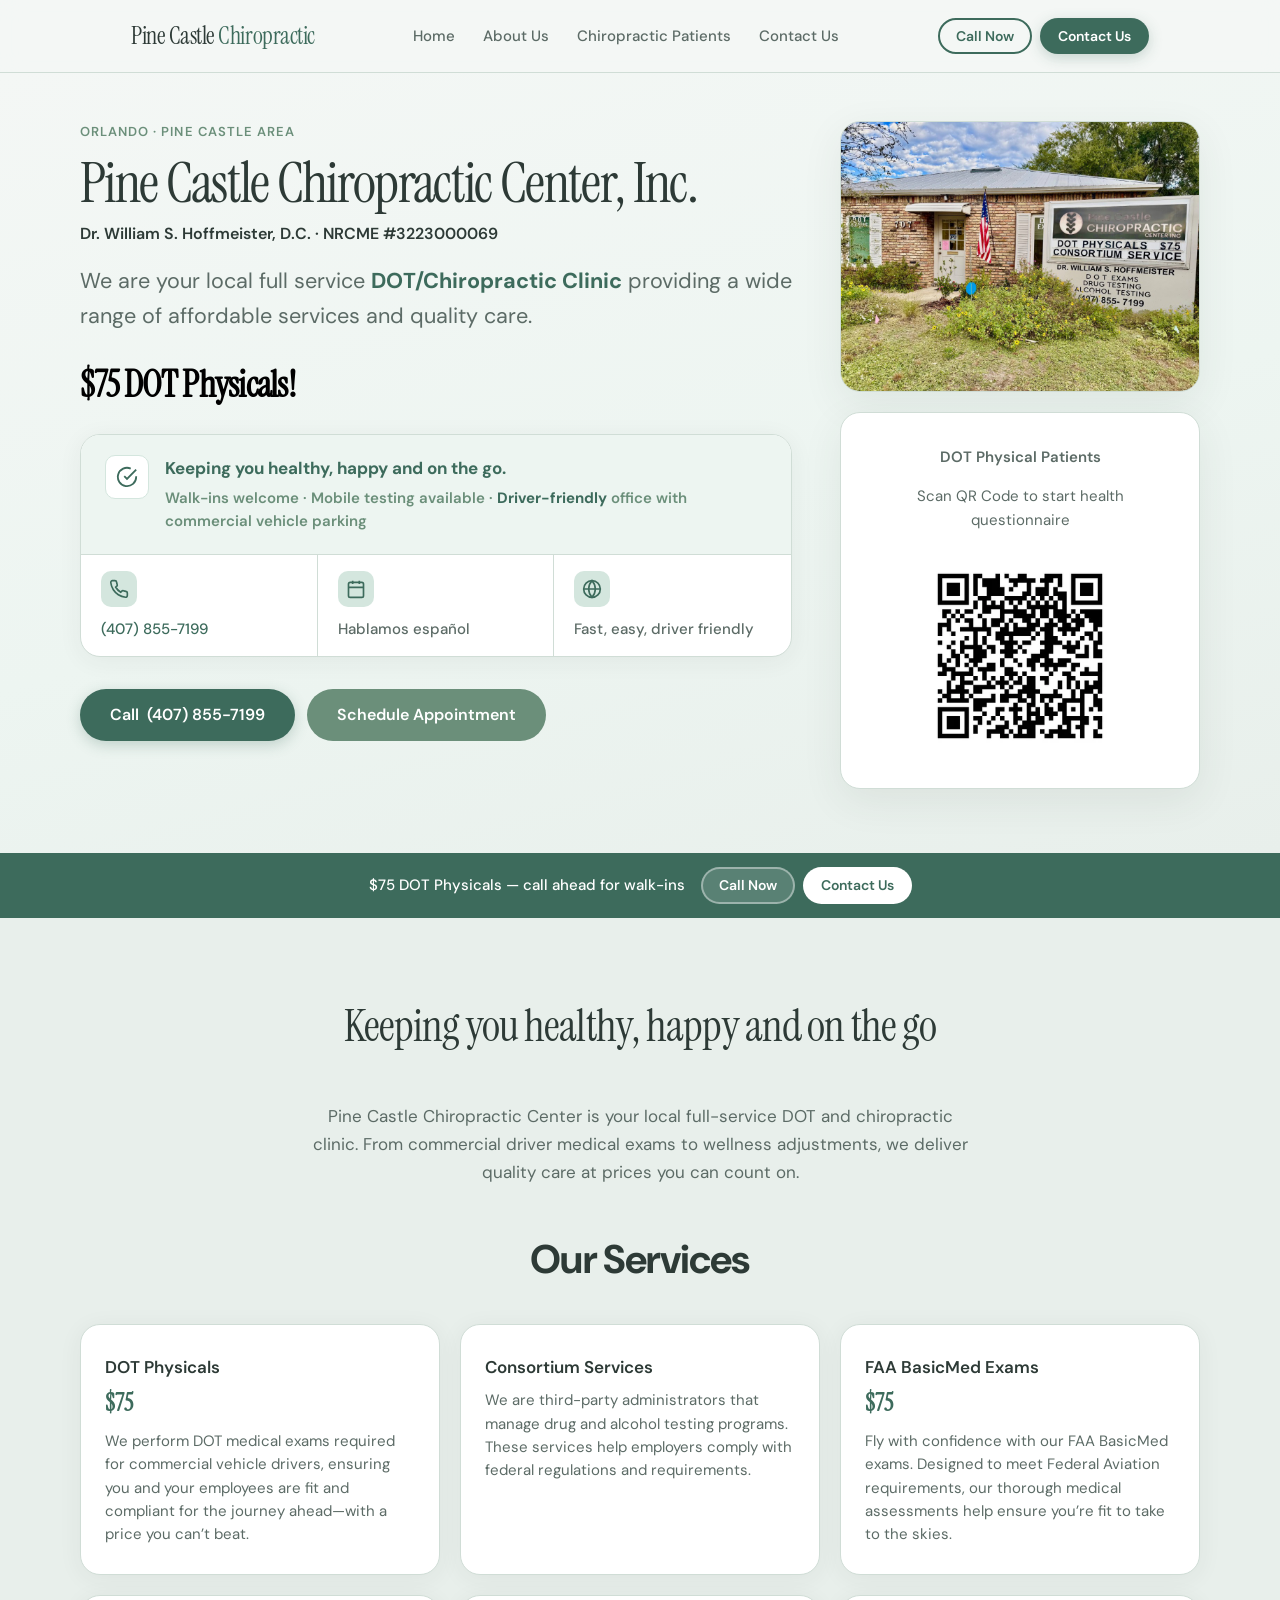
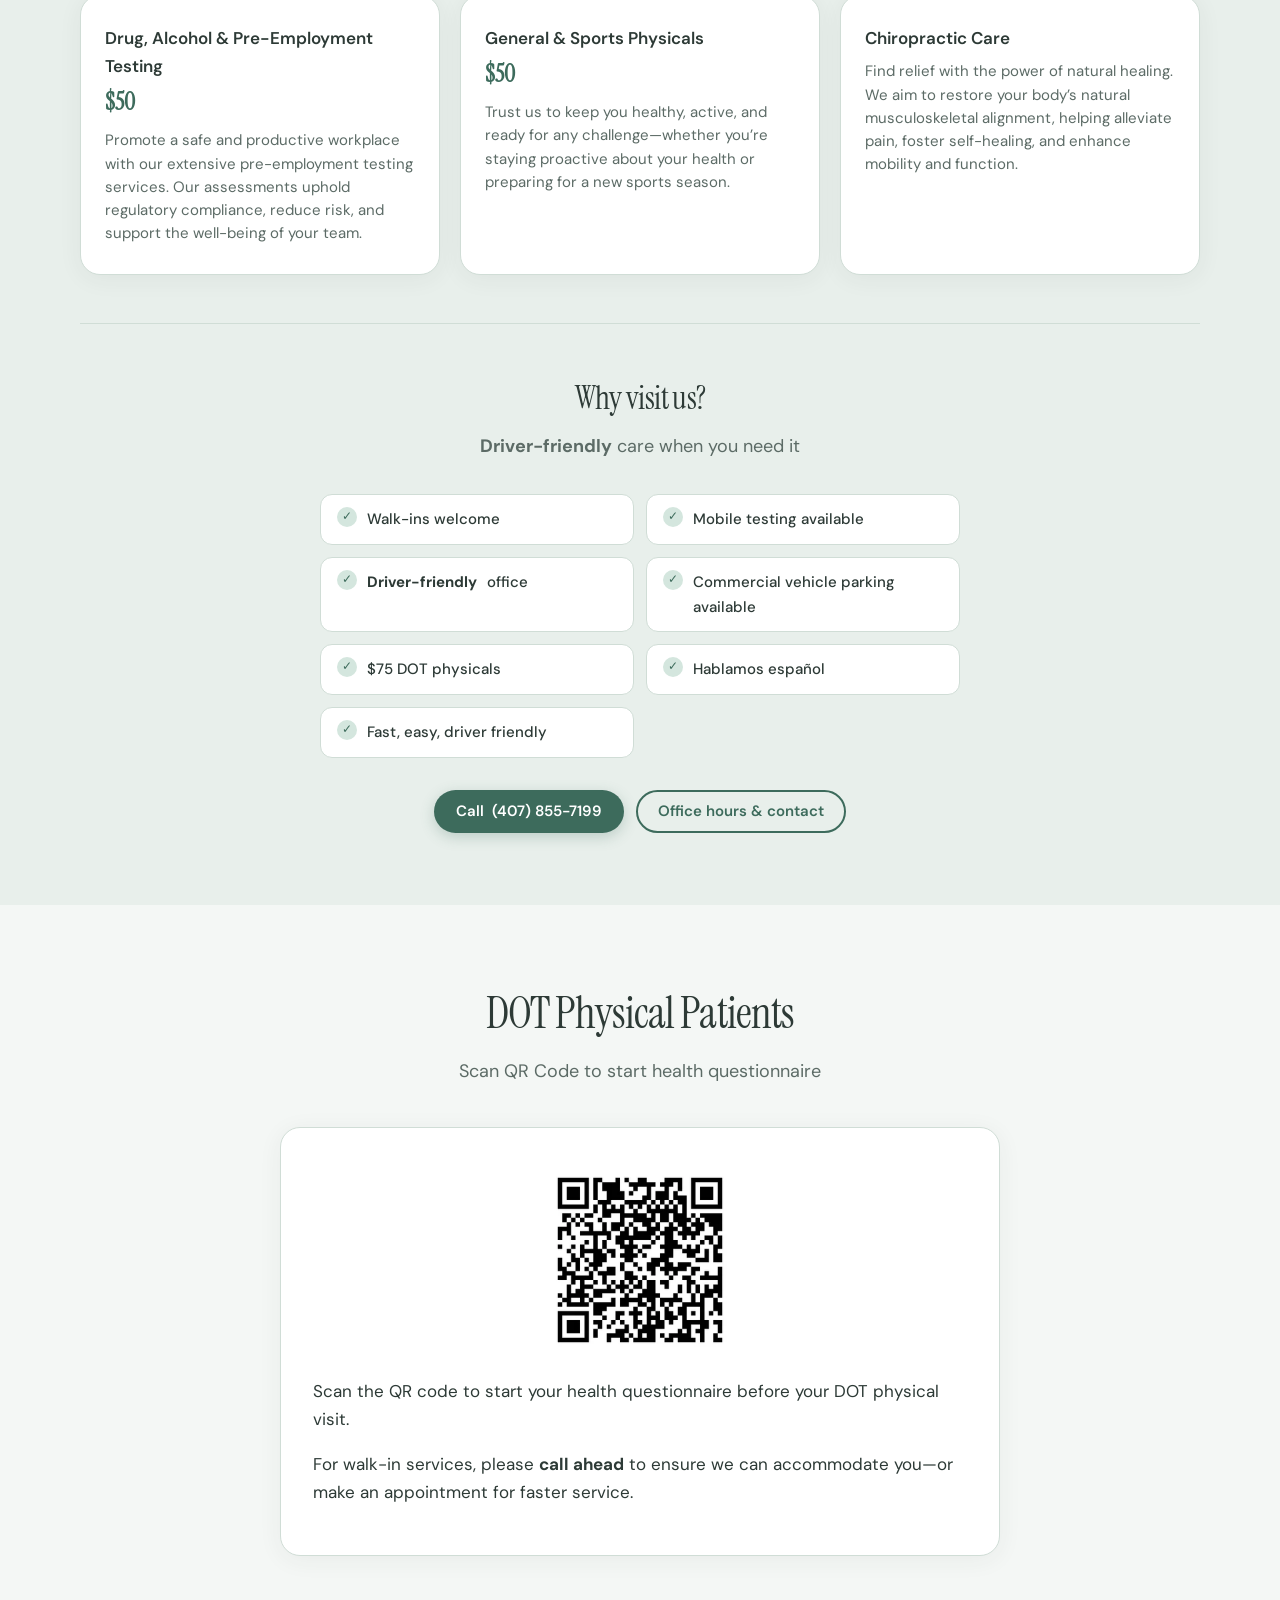
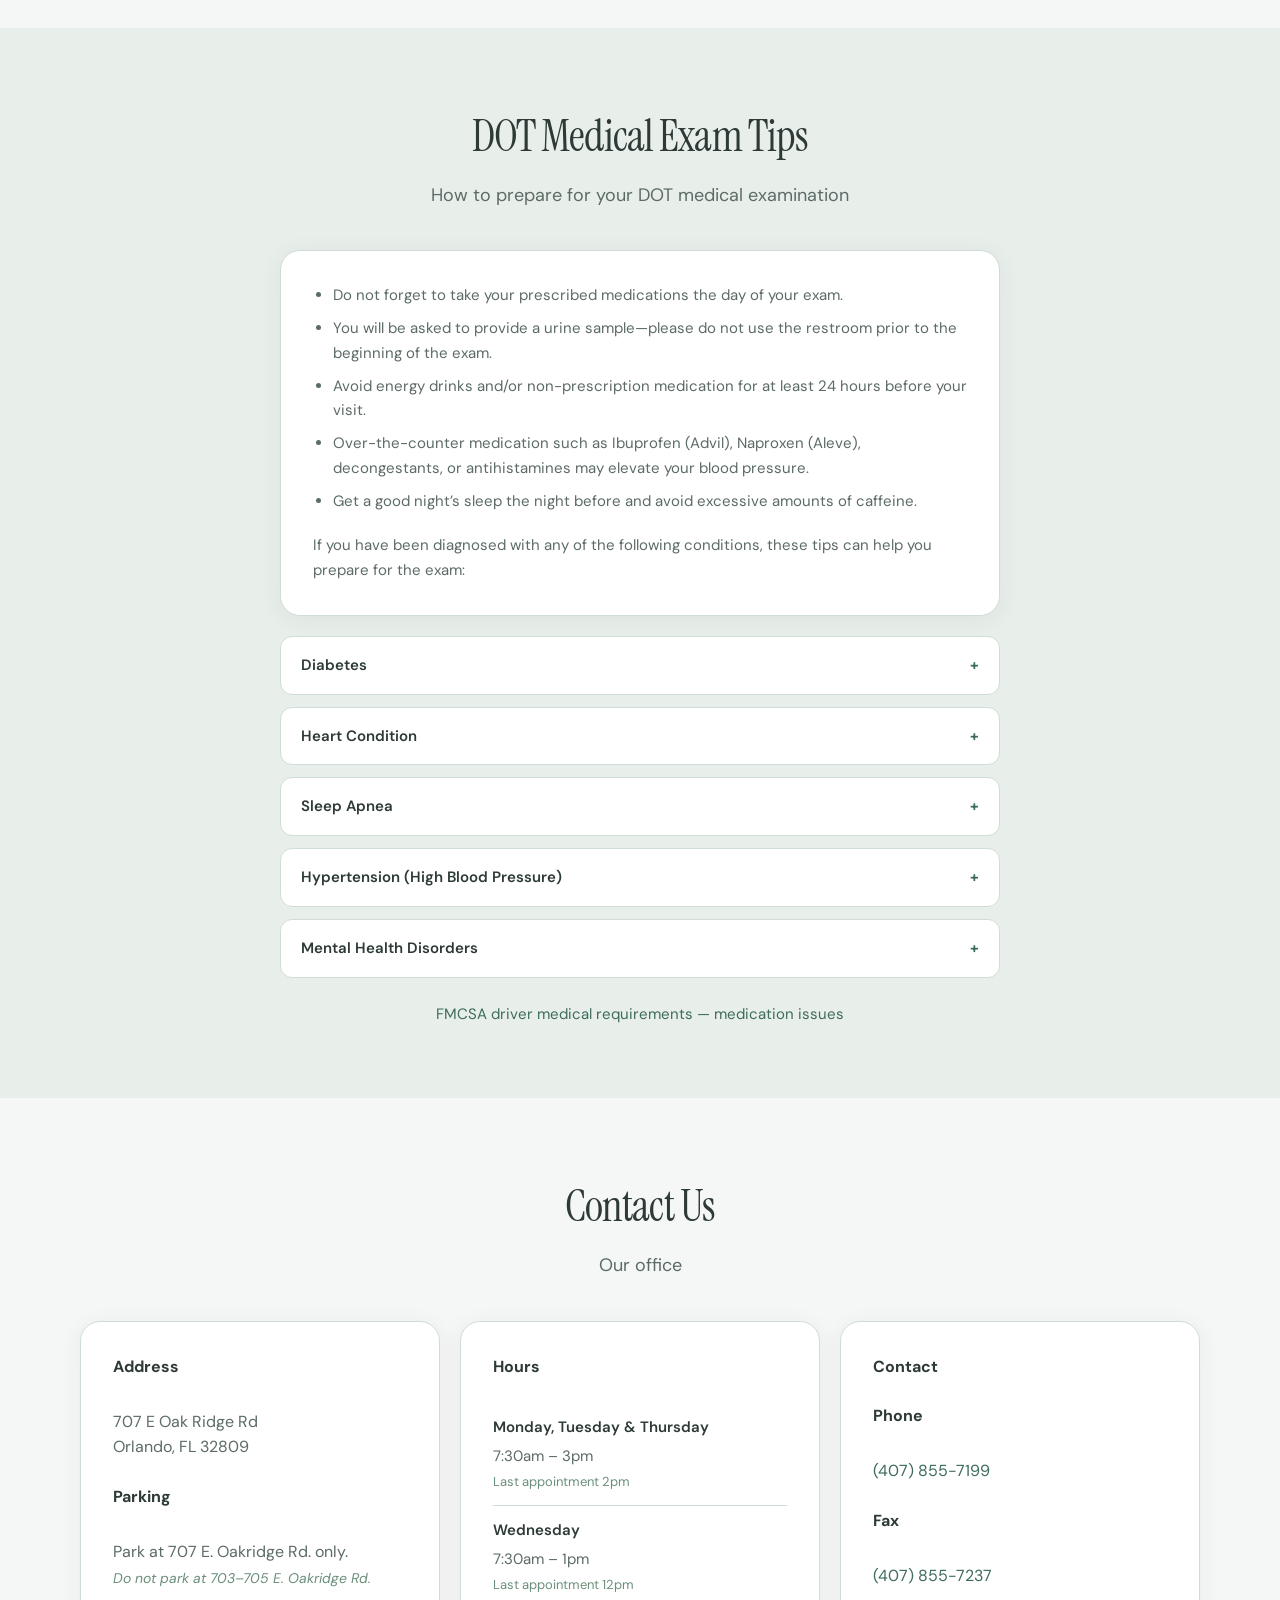
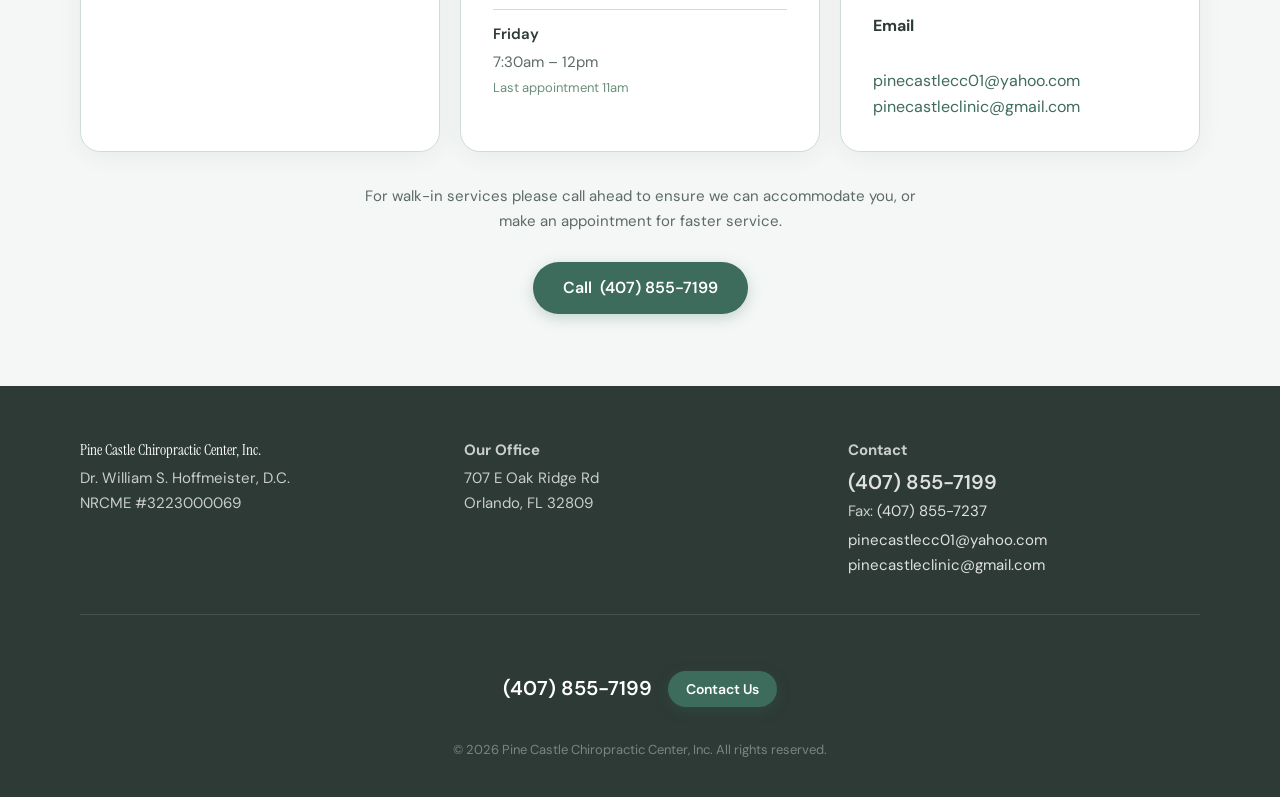
<file: index.html>
<!DOCTYPE html>
<html lang="en">
<head>
  <meta charset="UTF-8">
  <meta name="viewport" content="width=device-width, initial-scale=1.0">
  <meta name="description" content="Pine Castle Chiropractic Center — DOT physicals, FAA BasicMed, drug testing, chiropractic care &amp; more in Orlando. $75 DOT physicals. Call (407) 855-7199.">
  <title>Pine Castle Chiropractic Center | DOT Physicals &amp; Chiropractic Care in Orlando</title>
  <link rel="preconnect" href="https://fonts.googleapis.com">
  <link rel="preconnect" href="https://fonts.gstatic.com" crossorigin>
  <link href="https://fonts.googleapis.com/css2?family=DM+Sans:ital,opsz,wght@0,9..40,400;0,9..40,500;0,9..40,600;0,9..40,700&family=Instrument+Serif:ital@0;1&display=swap" rel="stylesheet">
  <link rel="stylesheet" href="styles.css">
</head>
<body>
  <header class="site-header">
    <div class="header-inner">
      <a href="index.html" class="logo">Pine Castle <span>Chiropractic</span></a>
      <nav class="header-nav" id="primary-nav" aria-label="Primary">
        <a href="index.html">Home</a>
        <a href="about-us.html">About Us</a>
        <a href="chiropractic-patients.html">Chiropractic Patients</a>
        <a href="index.html#visit">Contact Us</a>
      </nav>
      <div class="header-end">
        <div class="header-ctas">
          <a href="tel:+14078557199" class="btn btn-outline btn-sm">Call Now</a>
          <a href="index.html#visit" class="btn btn-primary btn-sm">Contact Us</a>
        </div>
        <button type="button" class="menu-toggle" aria-expanded="false" aria-controls="primary-nav" aria-label="Open menu">
          <span class="menu-toggle-icon" aria-hidden="true"></span>
        </button>
      </div>
    </div>
  </header>

  <main>
    <section class="hero" id="top">
      <div class="container hero-grid">
        <div class="hero-content">
          <p class="eyebrow">Orlando · Pine Castle Area</p>
          <h1>Pine Castle Chiropractic Center, Inc.</h1>
          <p class="hero-doctor">Dr. William S. Hoffmeister, D.C. · NRCME #3223000069</p>
          <p class="hero-tagline">We are your local full service <strong>DOT/Chiropractic Clinic</strong> providing a wide range of affordable services and quality care.</p>
          <p class="hero-price">$75 DOT Physicals!</p>
          <div class="hero-info">
            <div class="hero-info-feature">
              <span class="hero-info-icon" aria-hidden="true">
                <svg width="22" height="22" viewBox="0 0 24 24" fill="none" stroke="currentColor" stroke-width="2"><path d="M22 11.08V12a10 10 0 1 1-5.93-9.14"/><path d="M22 4L12 14.01l-3-3"/></svg>
              </span>
              <div class="hero-info-feature-text">
                <p><strong>Keeping you healthy, happy and on the go.</strong></p>
                <p class="hero-info-note">Walk-ins welcome · Mobile testing available · <strong>Driver-friendly</strong> office with commercial vehicle parking</p>
              </div>
            </div>
            <ul class="hero-info-points">
              <li>
                <span class="hero-info-icon" aria-hidden="true">
                  <svg width="20" height="20" viewBox="0 0 24 24" fill="none" stroke="currentColor" stroke-width="2"><path d="M22 16.92v3a2 2 0 0 1-2.18 2 19.79 19.79 0 0 1-8.63-3.07 19.5 19.5 0 0 1-6-6 19.79 19.79 0 0 1-3.07-8.67A2 2 0 0 1 4.11 2h3a2 2 0 0 1 2 1.72c.127.96.361 1.903.7 2.81a2 2 0 0 1-.45 2.11L8.09 9.91a16 16 0 0 0 6 6l1.27-1.27a2 2 0 0 1 2.11-.45c.907.339 1.85.573 2.81.7A2 2 0 0 1 22 16.92z"/></svg>
                </span>
                <span><a href="tel:+14078557199" data-phone>(407) 855-7199</a></span>
              </li>
              <li>
                <span class="hero-info-icon" aria-hidden="true">
                  <svg width="20" height="20" viewBox="0 0 24 24" fill="none" stroke="currentColor" stroke-width="2"><rect x="3" y="4" width="18" height="18" rx="2"/><path d="M16 2v4M8 2v4M3 10h18"/></svg>
                </span>
                <span>Hablamos español</span>
              </li>
              <li>
                <span class="hero-info-icon" aria-hidden="true">
                  <svg width="20" height="20" viewBox="0 0 24 24" fill="none" stroke="currentColor" stroke-width="2"><circle cx="12" cy="12" r="10"/><path d="M2 12h20M12 2a15.3 15.3 0 0 1 4 10 15.3 15.3 0 0 1-4 10 15.3 15.3 0 0 1-4-10 15.3 15.3 0 0 1 4-10z"/></svg>
                </span>
                <span>Fast, easy, driver friendly</span>
              </li>
            </ul>
          </div>
          <div class="hero-ctas">
            <a href="tel:+14078557199" class="btn btn-primary btn-lg">Call <span data-phone>(407) 855-7199</span></a>
            <a href="https://app.acuityscheduling.com/schedule.php?owner=24644698&amp;appointmentType=29500852" class="btn btn-secondary btn-lg" target="_blank" rel="noopener noreferrer">Schedule Appointment</a>
          </div>
        </div>
        <div class="hero-sidebar">
          <figure class="hero-building">
            <img src="/clinic-building.png" alt="Pine Castle Chiropractic Center building and sign at 707 E Oak Ridge Rd" width="360" height="270">
          </figure>
          <div class="hero-card">
            <p class="card-label">DOT Physical Patients</p>
            <p class="card-text">Scan QR Code to start health questionnaire</p>
            <img src="/qr-questionnaire.png" alt="Scan QR code to start your DOT health questionnaire" class="qr-code" width="200" height="200">
          </div>
        </div>
      </div>
    </section>

    <aside class="cta-bar" aria-label="Quick actions">
      <div class="container cta-bar-inner">
        <span class="cta-bar-text">$75 DOT Physicals — call ahead for walk-ins</span>
        <div class="cta-bar-buttons">
          <a href="tel:+14078557199" class="btn btn-secondary btn-sm">Call Now</a>
          <a href="index.html#visit" class="btn btn-primary btn-sm">Contact Us</a>
        </div>
      </div>
    </aside>

    <section class="section section-alt" id="services">
      <div class="container">
        <header class="section-header">
          <h2>Keeping you healthy, happy and on the go</h2>
        </header>
        <p class="section-intro">Pine Castle Chiropractic Center is your local full-service DOT and chiropractic clinic. From commercial driver medical exams to wellness adjustments, we deliver quality care at prices you can count on.</p>

        <header class="subsection-header services-heading">
          <h3>Our Services</h3>
        </header>
        <div class="services-grid services-grid-3">
          <a href="https://app.acuityscheduling.com/schedule.php?owner=24644698&amp;appointmentType=29500852" class="service-card service-card-link" target="_blank" rel="noopener noreferrer">
            <h3>DOT Physicals</h3>
            <p class="service-price">$75</p>
            <p>We perform DOT medical exams required for commercial vehicle drivers, ensuring you and your employees are fit and compliant for the journey ahead—with a price you can’t beat.</p>
          </a>
          <article class="service-card">
            <h3>Consortium Services</h3>
            <p>We are third-party administrators that manage drug and alcohol testing programs. These services help employers comply with federal regulations and requirements.</p>
          </article>
          <a href="https://app.acuityscheduling.com/schedule.php?owner=24644698&amp;appointmentType=94037275" class="service-card service-card-link" target="_blank" rel="noopener noreferrer">
            <h3>FAA BasicMed Exams</h3>
            <p class="service-price">$75</p>
            <p>Fly with confidence with our FAA BasicMed exams. Designed to meet Federal Aviation requirements, our thorough medical assessments help ensure you’re fit to take to the skies.</p>
          </a>
          <a href="https://app.acuityscheduling.com/schedule.php?owner=24644698&amp;appointmentType=94037312" class="service-card service-card-link" target="_blank" rel="noopener noreferrer">
            <h3>Drug, Alcohol &amp; Pre-Employment Testing</h3>
            <p class="service-price">$50</p>
            <p>Promote a safe and productive workplace with our extensive pre-employment testing services. Our assessments uphold regulatory compliance, reduce risk, and support the well-being of your team.</p>
          </a>
          <a href="https://app.acuityscheduling.com/schedule.php?owner=24644698&amp;appointmentType=94037383" class="service-card service-card-link" target="_blank" rel="noopener noreferrer">
            <h3>General &amp; Sports Physicals</h3>
            <p class="service-price">$50</p>
            <p>Trust us to keep you healthy, active, and ready for any challenge—whether you’re staying proactive about your health or preparing for a new sports season.</p>
          </a>
          <article class="service-card">
            <h3>Chiropractic Care</h3>
            <p>Find relief with the power of natural healing. We aim to restore your body’s natural musculoskeletal alignment, helping alleviate pain, foster self-healing, and enhance mobility and function.</p>
          </article>
        </div>

        <div class="subsection" id="why-us">
          <header class="subsection-header">
            <h3>Why visit us?</h3>
            <p class="section-subtitle"><strong>Driver-friendly</strong> care when you need it</p>
          </header>
          <ul class="benefits-grid">
            <li>Walk-ins welcome</li>
            <li>Mobile testing available</li>
            <li><strong>Driver-friendly</strong> office</li>
            <li>Commercial vehicle parking available</li>
            <li>$75 DOT physicals</li>
            <li>Hablamos español</li>
            <li>Fast, easy, driver friendly</li>
          </ul>
          <div class="section-cta center">
            <a href="tel:+14078557199" class="btn btn-primary">Call <span data-phone>(407) 855-7199</span></a>
            <a href="#visit" class="btn btn-outline">Office hours &amp; contact</a>
          </div>
        </div>
      </div>
    </section>

    <section class="section" id="new-patient">
      <div class="container narrow">
        <header class="section-header">
          <h2>DOT Physical Patients</h2>
          <p class="section-subtitle">Scan QR Code to start health questionnaire</p>
        </header>
        <div class="visit-card visit-card-qr">
          <img src="/qr-questionnaire.png" alt="Scan QR code to start your DOT health questionnaire" class="qr-code" width="200" height="200">
          <p>Scan the QR code to start your health questionnaire before your DOT physical visit.</p>
          <p>For walk-in services, please <strong>call ahead</strong> to ensure we can accommodate you—or make an appointment for faster service.</p>
        </div>
      </div>
    </section>

    <section class="section section-alt" id="dot-tips">
      <div class="container narrow">
        <header class="section-header">
          <h2>DOT Medical Exam Tips</h2>
          <p class="section-subtitle">How to prepare for your DOT medical examination</p>
        </header>
        <div class="tips-intro visit-card">
          <ul class="tips-general">
            <li>Do not forget to take your prescribed medications the day of your exam.</li>
            <li>You will be asked to provide a urine sample—please do not use the restroom prior to the beginning of the exam.</li>
            <li>Avoid energy drinks and/or non-prescription medication for at least 24 hours before your visit.</li>
            <li>Over-the-counter medication such as Ibuprofen (Advil), Naproxen (Aleve), decongestants, or antihistamines may elevate your blood pressure.</li>
            <li>Get a good night’s sleep the night before and avoid excessive amounts of caffeine.</li>
          </ul>
          <p>If you have been diagnosed with any of the following conditions, these tips can help you prepare for the exam:</p>
        </div>
        <div class="tips-conditions">
          <details class="tip-item">
            <summary>Diabetes</summary>
            <p>You must provide a recent Hemoglobin A1C blood test result (within 3 months). It is helpful if you provide a letter from your treating provider confirming you are not taking insulin and have had no hypoglycemic episodes or diabetes complications such as heart, kidney, eye, or nerve damage. If you have any of the above diabetic complications, a clearance letter from your treating specialist(s) may be necessary. If you have diabetes, you should be evaluated by an eye professional at least yearly to prevent loss of vision that could impair your ability to drive.</p>
          </details>
          <details class="tip-item">
            <summary>Heart Condition</summary>
            <p>You should provide a clearance letter from your cardiologist regarding your ability to safely drive a commercial vehicle. The letter should include ejection fraction and any recent exercise tolerance or heart stress test results.</p>
          </details>
          <details class="tip-item">
            <summary>Sleep Apnea</summary>
            <p>A copy of your CPAP compliance report for the last 3 months is required. You can usually obtain this information through the company that provides your CPAP machine. In some cases you may obtain information from your pulmonologist or sleep medicine specialist. Health Services does not have the ability to read the chip inside the CPAP machine.</p>
          </details>
          <details class="tip-item">
            <summary>Hypertension (High Blood Pressure)</summary>
            <p>You should have your blood pressure checked regularly and prior to your exam. A normal blood pressure is &lt;140/&lt;90 (top number less than 140 and bottom number less than 90). Your blood pressure should be less than 140/90 to pass the exam.</p>
          </details>
          <details class="tip-item">
            <summary>Mental Health Disorders</summary>
            <p>For conditions such as anxiety or depression, you should provide a clearance letter from your treating provider addressing your ability to safely drive a commercial vehicle.</p>
          </details>
        </div>
        <p class="tips-link">
          <a href="https://www.fmcsa.dot.gov/medical/driver-medical-requirements/medication-issues" target="_blank" rel="noopener noreferrer">FMCSA driver medical requirements — medication issues</a>
        </p>
      </div>
    </section>

    <section class="section" id="visit">
      <div class="container">
        <header class="section-header">
          <h2>Contact Us</h2>
          <p class="section-subtitle">Our office</p>
        </header>
        <div class="contact-grid">
          <div class="visit-card">
            <p class="visit-line"><strong>Address</strong><br>707 E Oak Ridge Rd<br>Orlando, FL 32809</p>
            <p class="visit-line visit-parking"><strong>Parking</strong><br>Park at 707 E. Oakridge Rd. only.<br><span class="visit-note">Do not park at 703–705 E. Oakridge Rd.</span></p>
          </div>
          <div class="visit-card">
            <p class="visit-line"><strong>Hours</strong></p>
            <ul class="hours-list">
              <li><span>Monday, Tuesday &amp; Thursday</span><span>7:30am – 3pm<br><em>Last appointment 2pm</em></span></li>
              <li><span>Wednesday</span><span>7:30am – 1pm<br><em>Last appointment 12pm</em></span></li>
              <li><span>Friday</span><span>7:30am – 12pm<br><em>Last appointment 11am</em></span></li>
            </ul>
          </div>
          <div class="visit-card">
            <p class="visit-line"><strong>Contact</strong></p>
            <p class="visit-line"><strong>Phone</strong><br><a href="tel:+14078557199" data-phone>(407) 855-7199</a></p>
            <p class="visit-line"><strong>Fax</strong><br><a href="tel:+14078557237">(407) 855-7237</a></p>
            <p class="visit-line"><strong>Email</strong><br><a href="mailto:pinecastlecc01@yahoo.com">pinecastlecc01@yahoo.com</a><br><a href="mailto:pinecastleclinic@gmail.com">pinecastleclinic@gmail.com</a></p>
          </div>
        </div>
        <div class="section-cta center visit-cta">
          <p class="visit-callout">For walk-in services please call ahead to ensure we can accommodate you, or make an appointment for faster service.</p>
          <a href="tel:+14078557199" class="btn btn-primary btn-lg">Call <span data-phone>(407) 855-7199</span></a>
        </div>
      </div>
    </section>
  </main>

  <footer class="site-footer">
    <div class="container footer-grid">
      <div class="footer-col">
        <p class="footer-brand">Pine Castle Chiropractic Center, Inc.</p>
        <p>Dr. William S. Hoffmeister, D.C.<br>NRCME #3223000069</p>
      </div>
      <div class="footer-col">
        <p><strong>Our Office</strong></p>
        <p>707 E Oak Ridge Rd<br>Orlando, FL 32809</p>
      </div>
      <div class="footer-col">
        <p><strong>Contact</strong></p>
        <p>
          <a href="tel:+14078557199" class="footer-phone" data-phone>(407) 855-7199</a><br>
          Fax: <a href="tel:+14078557237">(407) 855-7237</a>
        </p>
        <p>
          <a href="mailto:pinecastlecc01@yahoo.com">pinecastlecc01@yahoo.com</a><br>
          <a href="mailto:pinecastleclinic@gmail.com">pinecastleclinic@gmail.com</a>
        </p>
      </div>
    </div>
    <div class="container footer-bottom">
      <div class="footer-ctas">
        <a href="tel:+14078557199" class="footer-phone" data-phone>(407) 855-7199</a>
        <a href="index.html#visit" class="btn btn-primary btn-sm">Contact Us</a>
      </div>
      <p class="copyright">&copy; <span id="year"></span> Pine Castle Chiropractic Center, Inc. All rights reserved.</p>
    </div>
  </footer>

  <a href="tel:+14078557199" class="fab-call" aria-label="Call Pine Castle Chiropractic Center">
    <svg width="24" height="24" viewBox="0 0 24 24" fill="none" stroke="currentColor" stroke-width="2"><path d="M22 16.92v3a2 2 0 0 1-2.18 2 19.79 19.79 0 0 1-8.63-3.07 19.5 19.5 0 0 1-6-6 19.79 19.79 0 0 1-3.07-8.67A2 2 0 0 1 4.11 2h3a2 2 0 0 1 2 1.72c.127.96.361 1.903.7 2.81a2 2 0 0 1-.45 2.11L8.09 9.91a16 16 0 0 0 6 6l1.27-1.27a2 2 0 0 1 2.11-.45c.907.339 1.85.573 2.81.7A2 2 0 0 1 22 16.92z"/></svg>
  </a>

  <script src="script.js"></script>
</body>
</html>
</file>
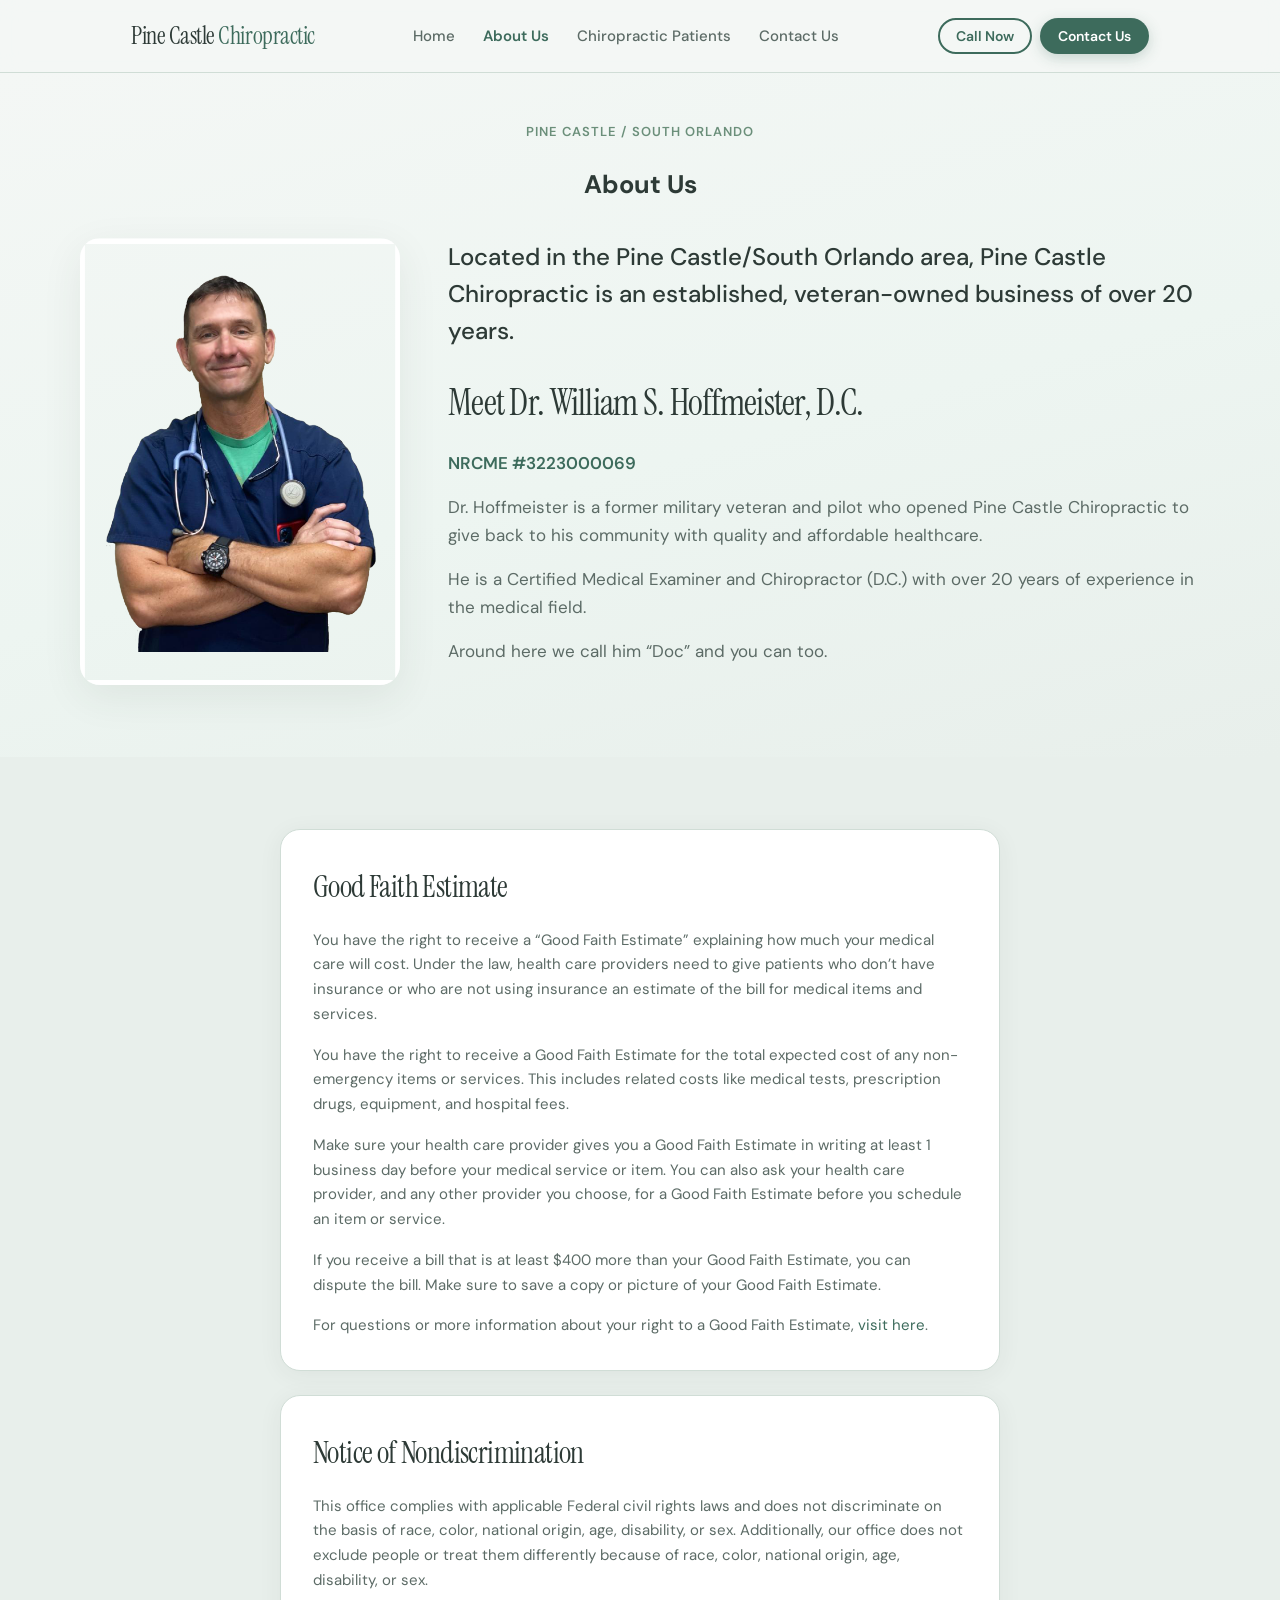
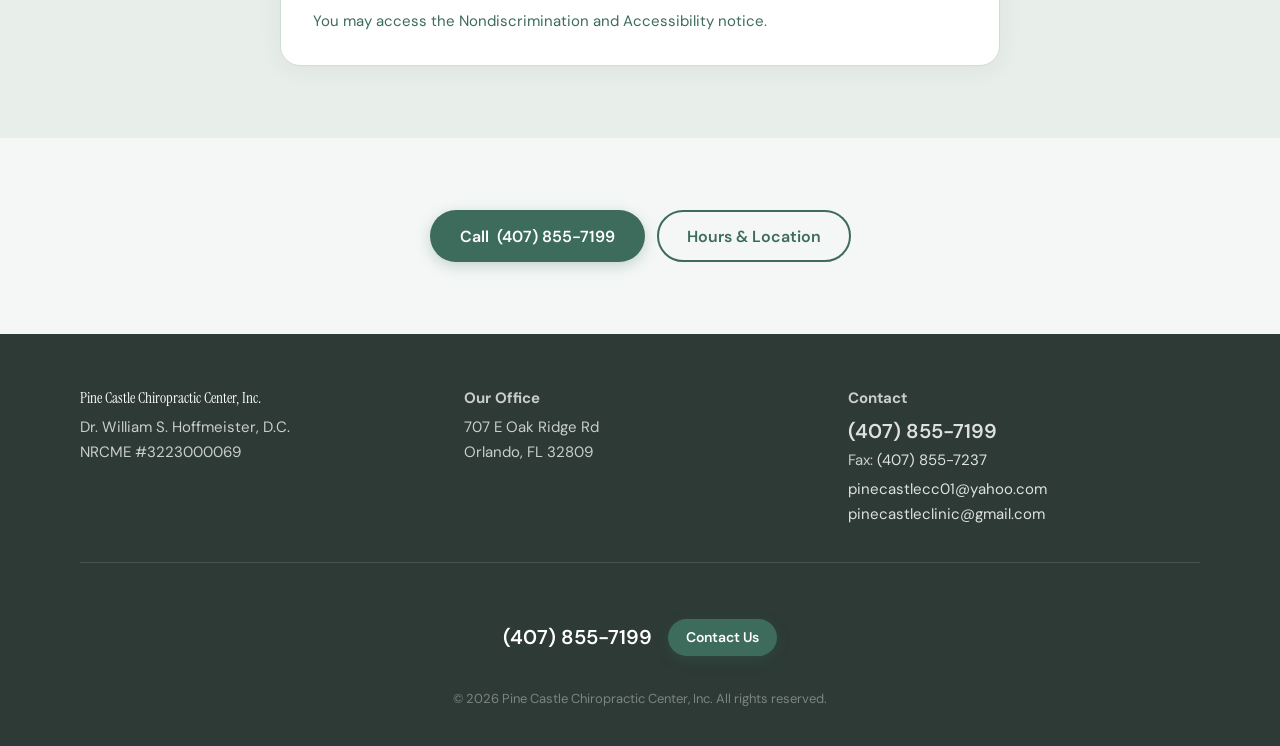
<file: about-us.html>
<!DOCTYPE html>
<html lang="en">
<head>
  <meta charset="UTF-8">
  <meta name="viewport" content="width=device-width, initial-scale=1.0">
  <meta name="description" content="About Pine Castle Chiropractic Center — veteran-owned clinic in Pine Castle/South Orlando. Meet Dr. William S. Hoffmeister, D.C.">
  <title>About Us | Pine Castle Chiropractic Center</title>
  <link rel="preconnect" href="https://fonts.googleapis.com">
  <link rel="preconnect" href="https://fonts.gstatic.com" crossorigin>
  <link href="https://fonts.googleapis.com/css2?family=DM+Sans:ital,opsz,wght@0,9..40,400;0,9..40,500;0,9..40,600;0,9..40,700&family=Instrument+Serif:ital@0;1&display=swap" rel="stylesheet">
  <link rel="stylesheet" href="styles.css">
</head>
<body>
  <header class="site-header">
    <div class="header-inner">
      <a href="index.html" class="logo">Pine Castle <span>Chiropractic</span></a>
      <nav class="header-nav" id="primary-nav" aria-label="Primary">
        <a href="index.html">Home</a>
        <a href="about-us.html" aria-current="page">About Us</a>
        <a href="chiropractic-patients.html">Chiropractic Patients</a>
        <a href="index.html#visit">Contact Us</a>
      </nav>
      <div class="header-end">
        <div class="header-ctas">
          <a href="tel:+14078557199" class="btn btn-outline btn-sm">Call Now</a>
          <a href="index.html#visit" class="btn btn-primary btn-sm">Contact Us</a>
        </div>
        <button type="button" class="menu-toggle" aria-expanded="false" aria-controls="primary-nav" aria-label="Open menu">
          <span class="menu-toggle-icon" aria-hidden="true"></span>
        </button>
      </div>
    </div>
  </header>

  <main>
    <section class="page-hero section">
      <div class="container">
        <header class="section-header">
          <p class="eyebrow">Pine Castle / South Orlando</p>
          <h1>About Us</h1>
        </header>

        <div class="doctor-profile">
          <figure class="doctor-photo">
            <img src="/dr-hoffmeister.png" alt="Dr. William S. Hoffmeister, D.C." width="400" height="500">
          </figure>
          <div class="doctor-profile-content">
            <p class="lead">Located in the Pine Castle/South Orlando area, Pine Castle Chiropractic is an established, veteran-owned business of over 20 years.</p>

            <h2>Meet Dr. William S. Hoffmeister, D.C.</h2>
            <p class="credentials">NRCME #3223000069</p>
            <p>Dr. Hoffmeister is a former military veteran and pilot who opened Pine Castle Chiropractic to give back to his community with quality and affordable healthcare.</p>
            <p>He is a Certified Medical Examiner and Chiropractor (D.C.) with over 20 years of experience in the medical field.</p>
            <p>Around here we call him &ldquo;Doc&rdquo; and you can too.</p>
          </div>
        </div>
      </div>
    </section>

    <section class="section section-alt">
      <div class="container narrow">
        <article class="legal-block visit-card">
          <h2>Good Faith Estimate</h2>
          <p>You have the right to receive a &ldquo;Good Faith Estimate&rdquo; explaining how much your medical care will cost. Under the law, health care providers need to give patients who don&rsquo;t have insurance or who are not using insurance an estimate of the bill for medical items and services.</p>
          <p>You have the right to receive a Good Faith Estimate for the total expected cost of any non-emergency items or services. This includes related costs like medical tests, prescription drugs, equipment, and hospital fees.</p>
          <p>Make sure your health care provider gives you a Good Faith Estimate in writing at least 1 business day before your medical service or item. You can also ask your health care provider, and any other provider you choose, for a Good Faith Estimate before you schedule an item or service.</p>
          <p>If you receive a bill that is at least $400 more than your Good Faith Estimate, you can dispute the bill. Make sure to save a copy or picture of your Good Faith Estimate.</p>
          <p>For questions or more information about your right to a Good Faith Estimate, <a href="https://www.cms.gov/nosurprises/consumers" target="_blank" rel="noopener noreferrer">visit here</a>.</p>
        </article>

        <article class="legal-block visit-card">
          <h2>Notice of Nondiscrimination</h2>
          <p>This office complies with applicable Federal civil rights laws and does not discriminate on the basis of race, color, national origin, age, disability, or sex. Additionally, our office does not exclude people or treat them differently because of race, color, national origin, age, disability, or sex.</p>
          <p><a href="https://www.hhs.gov/civil-rights/for-individuals/section-1557/index.html" target="_blank" rel="noopener noreferrer">You may access the Nondiscrimination and Accessibility notice</a>.</p>
        </article>
      </div>
    </section>

    <section class="section">
      <div class="container section-cta center">
        <a href="tel:+14078557199" class="btn btn-primary btn-lg">Call <span data-phone>(407) 855-7199</span></a>
        <a href="index.html#visit" class="btn btn-outline btn-lg">Hours &amp; Location</a>
      </div>
    </section>
  </main>

  <footer class="site-footer">
    <div class="container footer-grid">
      <div class="footer-col">
        <p class="footer-brand">Pine Castle Chiropractic Center, Inc.</p>
        <p>Dr. William S. Hoffmeister, D.C.<br>NRCME #3223000069</p>
      </div>
      <div class="footer-col">
        <p><strong>Our Office</strong></p>
        <p>707 E Oak Ridge Rd<br>Orlando, FL 32809</p>
      </div>
      <div class="footer-col">
        <p><strong>Contact</strong></p>
        <p>
          <a href="tel:+14078557199" class="footer-phone" data-phone>(407) 855-7199</a><br>
          Fax: <a href="tel:+14078557237">(407) 855-7237</a>
        </p>
        <p>
          <a href="mailto:pinecastlecc01@yahoo.com">pinecastlecc01@yahoo.com</a><br>
          <a href="mailto:pinecastleclinic@gmail.com">pinecastleclinic@gmail.com</a>
        </p>
      </div>
    </div>
    <div class="container footer-bottom">
      <div class="footer-ctas">
        <a href="tel:+14078557199" class="footer-phone" data-phone>(407) 855-7199</a>
        <a href="index.html#visit" class="btn btn-primary btn-sm">Contact Us</a>
      </div>
      <p class="copyright">&copy; <span id="year"></span> Pine Castle Chiropractic Center, Inc. All rights reserved.</p>
    </div>
  </footer>

  <a href="tel:+14078557199" class="fab-call" aria-label="Call Pine Castle Chiropractic Center">
    <svg width="24" height="24" viewBox="0 0 24 24" fill="none" stroke="currentColor" stroke-width="2"><path d="M22 16.92v3a2 2 0 0 1-2.18 2 19.79 19.79 0 0 1-8.63-3.07 19.5 19.5 0 0 1-6-6 19.79 19.79 0 0 1-3.07-8.67A2 2 0 0 1 4.11 2h3a2 2 0 0 1 2 1.72c.127.96.361 1.903.7 2.81a2 2 0 0 1-.45 2.11L8.09 9.91a16 16 0 0 0 6 6l1.27-1.27a2 2 0 0 1 2.11-.45c.907.339 1.85.573 2.81.7A2 2 0 0 1 22 16.92z"/></svg>
  </a>

  <script src="script.js"></script>
</body>
</html>
</file>
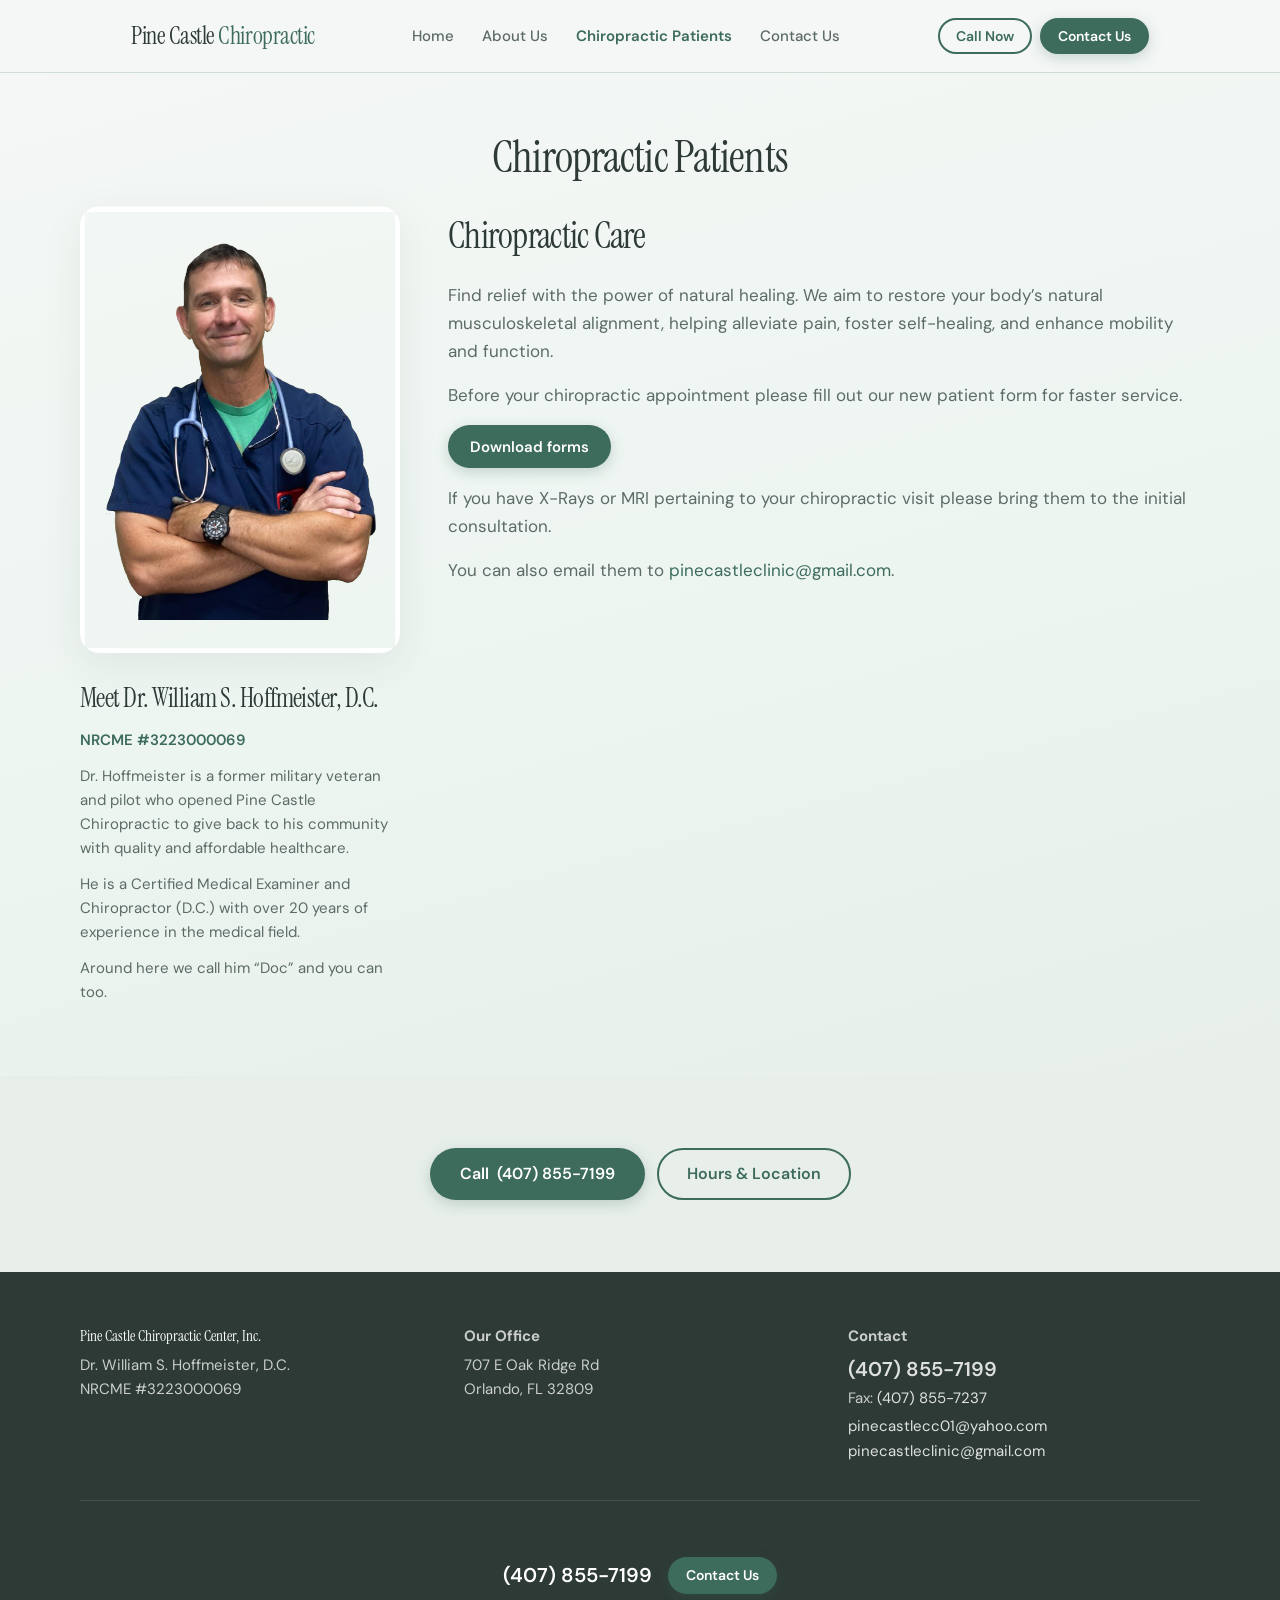
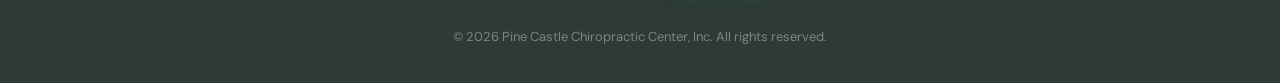
<file: chiropractic-patients.html>
<!DOCTYPE html>
<html lang="en">
<head>
  <meta charset="UTF-8">
  <meta name="viewport" content="width=device-width, initial-scale=1.0">
  <meta name="description" content="Chiropractic care at Pine Castle Chiropractic Center in Orlando. New patient information and what to bring to your visit.">
  <title>Chiropractic Patients | Pine Castle Chiropractic Center</title>
  <link rel="preconnect" href="https://fonts.googleapis.com">
  <link rel="preconnect" href="https://fonts.gstatic.com" crossorigin>
  <link href="https://fonts.googleapis.com/css2?family=DM+Sans:ital,opsz,wght@0,9..40,400;0,9..40,500;0,9..40,600;0,9..40,700&family=Instrument+Serif:ital@0;1&display=swap" rel="stylesheet">
  <link rel="stylesheet" href="styles.css">
</head>
<body>
  <header class="site-header">
    <div class="header-inner">
      <a href="index.html" class="logo">Pine Castle <span>Chiropractic</span></a>
      <nav class="header-nav" id="primary-nav" aria-label="Primary">
        <a href="index.html">Home</a>
        <a href="about-us.html">About Us</a>
        <a href="chiropractic-patients.html" aria-current="page">Chiropractic Patients</a>
        <a href="index.html#visit">Contact Us</a>
      </nav>
      <div class="header-end">
        <div class="header-ctas">
          <a href="tel:+14078557199" class="btn btn-outline btn-sm">Call Now</a>
          <a href="index.html#visit" class="btn btn-primary btn-sm">Contact Us</a>
        </div>
        <button type="button" class="menu-toggle" aria-expanded="false" aria-controls="primary-nav" aria-label="Open menu">
          <span class="menu-toggle-icon" aria-hidden="true"></span>
        </button>
      </div>
    </div>
  </header>

  <main>
    <section class="page-hero section">
      <div class="container">
        <div class="chiropractic-layout">
          <header class="chiropractic-page-header">
            <h1>Chiropractic Patients</h1>
          </header>

          <div class="doctor-profile-aside">
            <figure class="doctor-photo">
              <img src="/dr-hoffmeister.png" alt="Dr. William S. Hoffmeister, D.C." width="400" height="500">
            </figure>
            <div class="doctor-bio">
              <h2>Meet Dr. William S. Hoffmeister, D.C.</h2>
              <p class="credentials">NRCME #3223000069</p>
              <p>Dr. Hoffmeister is a former military veteran and pilot who opened Pine Castle Chiropractic to give back to his community with quality and affordable healthcare.</p>
              <p>He is a Certified Medical Examiner and Chiropractor (D.C.) with over 20 years of experience in the medical field.</p>
              <p>Around here we call him &ldquo;Doc&rdquo; and you can too.</p>
            </div>
          </div>
          <div class="chiropractic-intro doctor-profile-content">
            <h2>Chiropractic Care</h2>
            <p>Find relief with the power of natural healing. We aim to restore your body&rsquo;s natural musculoskeletal alignment, helping alleviate pain, foster self-healing, and enhance mobility and function.</p>

            <p>Before your chiropractic appointment please fill out our new patient form for faster service.</p>
            <p>
              <a href="https://static1.squarespace.com/static/6478f373d268891b37c5c0ae/t/64d030d84826976cb02904b9/1691365609645/New+patient+forms.pdf" class="btn btn-primary" target="_blank" rel="noopener noreferrer">Download forms</a>
            </p>

            <p>If you have X-Rays or MRI pertaining to your chiropractic visit please bring them to the initial consultation.</p>

            <p>You can also email them to <a href="mailto:pinecastleclinic@gmail.com">pinecastleclinic@gmail.com</a>.</p>
          </div>
        </div>
      </div>
    </section>

    <section class="section section-alt">
      <div class="container section-cta center">
        <a href="tel:+14078557199" class="btn btn-primary btn-lg">Call <span data-phone>(407) 855-7199</span></a>
        <a href="index.html#visit" class="btn btn-outline btn-lg">Hours &amp; Location</a>
      </div>
    </section>
  </main>

  <footer class="site-footer">
    <div class="container footer-grid">
      <div class="footer-col">
        <p class="footer-brand">Pine Castle Chiropractic Center, Inc.</p>
        <p>Dr. William S. Hoffmeister, D.C.<br>NRCME #3223000069</p>
      </div>
      <div class="footer-col">
        <p><strong>Our Office</strong></p>
        <p>707 E Oak Ridge Rd<br>Orlando, FL 32809</p>
      </div>
      <div class="footer-col">
        <p><strong>Contact</strong></p>
        <p>
          <a href="tel:+14078557199" class="footer-phone" data-phone>(407) 855-7199</a><br>
          Fax: <a href="tel:+14078557237">(407) 855-7237</a>
        </p>
        <p>
          <a href="mailto:pinecastlecc01@yahoo.com">pinecastlecc01@yahoo.com</a><br>
          <a href="mailto:pinecastleclinic@gmail.com">pinecastleclinic@gmail.com</a>
        </p>
      </div>
    </div>
    <div class="container footer-bottom">
      <div class="footer-ctas">
        <a href="tel:+14078557199" class="footer-phone" data-phone>(407) 855-7199</a>
        <a href="index.html#visit" class="btn btn-primary btn-sm">Contact Us</a>
      </div>
      <p class="copyright">&copy; <span id="year"></span> Pine Castle Chiropractic Center, Inc. All rights reserved.</p>
    </div>
  </footer>

  <a href="tel:+14078557199" class="fab-call" aria-label="Call Pine Castle Chiropractic Center">
    <svg width="24" height="24" viewBox="0 0 24 24" fill="none" stroke="currentColor" stroke-width="2"><path d="M22 16.92v3a2 2 0 0 1-2.18 2 19.79 19.79 0 0 1-8.63-3.07 19.5 19.5 0 0 1-6-6 19.79 19.79 0 0 1-3.07-8.67A2 2 0 0 1 4.11 2h3a2 2 0 0 1 2 1.72c.127.96.361 1.903.7 2.81a2 2 0 0 1-.45 2.11L8.09 9.91a16 16 0 0 0 6 6l1.27-1.27a2 2 0 0 1 2.11-.45c.907.339 1.85.573 2.81.7A2 2 0 0 1 22 16.92z"/></svg>
  </a>

  <script src="script.js"></script>
</body>
</html>
</file>
<file: styles.css>
/* Pine Castle Chiropractic */
:root {
  --bg: #f4f7f5;
  --bg-alt: #e8efeb;
  --surface: #ffffff;
  --text: #2d3a36;
  --text-muted: #5c6b66;
  --accent: #3d6b5c;
  --accent-hover: #325a4d;
  --accent-soft: #d4e6de;
  --accent-light: #edf5f1;
  --warm: #6b8f7a;
  --border: #d0ddd6;
  --shadow: 0 4px 24px rgba(45, 58, 54, 0.06);
  --shadow-lg: 0 12px 40px rgba(45, 58, 54, 0.08);
  --radius: 12px;
  --radius-lg: 20px;
  --font-sans: "DM Sans", system-ui, sans-serif;
  --font-serif: "Instrument Serif", Georgia, serif;
  --header-h: 72px;
}

*,
*::before,
*::after {
  box-sizing: border-box;
}

html {
  scroll-behavior: smooth;
  scroll-padding-top: calc(var(--header-h) + 1rem);
}

body {
  margin: 0;
  font-family: var(--font-sans);
  font-size: 1.0625rem;
  line-height: 1.65;
  color: var(--text);
  background: var(--bg);
  -webkit-font-smoothing: antialiased;
}

a {
  color: var(--accent);
  text-decoration: none;
}

a:hover {
  color: var(--accent-hover);
}

.container {
  width: min(1120px, 92vw);
  margin-inline: auto;
}

.container.narrow {
  width: min(720px, 92vw);
}

.site-header {
  position: sticky;
  top: 0;
  z-index: 100;
  background: rgba(244, 247, 245, 0.92);
  backdrop-filter: blur(12px);
  border-bottom: 1px solid var(--border);
}

.header-inner {
  display: flex;
  align-items: center;
  justify-content: space-between;
  gap: 1rem;
  min-height: var(--header-h);
  width: min(1120px, 92vw);
  margin-inline: auto;
  padding-inline: 4vw;
}

.logo {
  font-family: var(--font-serif);
  font-size: clamp(1.15rem, 3vw, 1.5rem);
  font-weight: 400;
  color: var(--text);
  letter-spacing: -0.02em;
  line-height: 1.2;
}

.logo span {
  color: var(--accent);
}

.header-nav {
  display: none;
  gap: 1.75rem;
}

.header-nav a {
  color: var(--text-muted);
  font-size: 0.9375rem;
  font-weight: 500;
}

.header-nav a:hover {
  color: var(--accent);
}

.header-end {
  display: flex;
  align-items: center;
  gap: 0.5rem;
  flex-shrink: 0;
}

.header-ctas {
  display: flex;
  gap: 0.5rem;
  flex-shrink: 0;
}

.menu-toggle {
  display: none;
  align-items: center;
  justify-content: center;
  width: 44px;
  height: 44px;
  padding: 0;
  border: 1px solid var(--border);
  border-radius: var(--radius);
  background: var(--surface);
  color: var(--text);
  cursor: pointer;
  flex-shrink: 0;
}

.menu-toggle:hover {
  border-color: var(--accent);
  color: var(--accent);
}

.menu-toggle:focus-visible {
  outline: 2px solid var(--accent);
  outline-offset: 2px;
}

.menu-toggle-icon {
  position: relative;
  display: block;
  width: 20px;
  height: 2px;
  background: currentColor;
  transition: background 0.2s ease;
}

.menu-toggle-icon::before,
.menu-toggle-icon::after {
  content: "";
  position: absolute;
  left: 0;
  width: 20px;
  height: 2px;
  background: currentColor;
  transition: transform 0.2s ease, top 0.2s ease;
}

.menu-toggle-icon::before {
  top: -6px;
}

.menu-toggle-icon::after {
  top: 6px;
}

.site-header.nav-open .menu-toggle-icon {
  background: transparent;
}

.site-header.nav-open .menu-toggle-icon::before {
  top: 0;
  transform: rotate(45deg);
}

.site-header.nav-open .menu-toggle-icon::after {
  top: 0;
  transform: rotate(-45deg);
}

@media (max-width: 767.98px) {
  .menu-toggle {
    display: inline-flex;
  }

  .header-inner {
    flex-wrap: wrap;
    align-items: center;
  }

  .header-nav {
    flex-direction: column;
    align-items: stretch;
    gap: 0;
    width: 100%;
    padding: 0.25rem 0 0.75rem;
    border-top: 1px solid var(--border);
    margin-top: 0.25rem;
  }

  .header-nav a {
    padding: 0.85rem 0;
    font-size: 1rem;
    border-bottom: 1px solid var(--border);
  }

  .header-nav a:last-child {
    border-bottom: none;
  }

  .site-header.nav-open .header-nav {
    display: flex;
  }
}

@media (min-width: 768px) {
  .header-nav {
    display: flex;
  }
}

.btn {
  display: inline-flex;
  align-items: center;
  justify-content: center;
  gap: 0.5rem;
  padding: 0.65rem 1.25rem;
  font-family: inherit;
  font-size: 0.9375rem;
  font-weight: 600;
  line-height: 1.2;
  border-radius: 999px;
  border: 2px solid transparent;
  cursor: pointer;
  transition: background 0.2s, color 0.2s, border-color 0.2s, transform 0.15s, box-shadow 0.2s;
  text-decoration: none;
  white-space: nowrap;
}

.btn:hover {
  transform: translateY(-1px);
}

.btn-sm {
  padding: 0.5rem 1rem;
  font-size: 0.875rem;
}

.btn-lg {
  padding: 0.9rem 1.75rem;
  font-size: 1rem;
}

.btn-block {
  width: 100%;
}

.btn-primary {
  background: var(--accent);
  color: #fff;
  box-shadow: 0 4px 14px rgba(61, 107, 92, 0.25);
}

.btn-primary:hover {
  background: var(--accent-hover);
  color: #fff;
}

.btn-secondary {
  background: var(--warm);
  color: #fff;
}

.btn-secondary:hover {
  background: #5a7d6a;
  color: #fff;
}

.btn-outline {
  background: transparent;
  color: var(--accent);
  border-color: var(--accent);
}

.btn-outline:hover {
  background: var(--accent-light);
  color: var(--accent-hover);
}

.btn-ghost {
  background: transparent;
  color: var(--text-muted);
  border-color: var(--border);
}

.btn-ghost:hover {
  background: var(--bg);
  color: var(--accent);
  border-color: var(--accent-soft);
}

.hero {
  padding: 3rem 0 4rem;
  background: linear-gradient(165deg, var(--bg) 0%, var(--accent-light) 55%, var(--bg-alt) 100%);
}

.hero-grid {
  display: grid;
  gap: 2.5rem;
  align-items: start;
}

@media (min-width: 900px) {
  .hero-grid {
    grid-template-columns: 1fr minmax(280px, 360px);
    gap: 3rem;
    align-items: start;
  }
}

.hero-sidebar {
  display: flex;
  flex-direction: column;
  gap: 1.25rem;
}

.hero-building {
  margin: 0;
}

.hero-building img {
  display: block;
  width: 100%;
  height: auto;
  border-radius: var(--radius-lg);
  border: 1px solid var(--border);
  box-shadow: var(--shadow-lg);
}

.hero-card .qr-code {
  margin-bottom: 0;
}

.eyebrow {
  margin: 0 0 0.75rem;
  font-size: 0.8125rem;
  font-weight: 600;
  letter-spacing: 0.08em;
  text-transform: uppercase;
  color: var(--warm);
}

.hero h1 {
  margin: 0 0 0.5rem;
  font-family: var(--font-serif);
  font-size: clamp(2.25rem, 5.5vw, 3.5rem);
  font-weight: 400;
  line-height: 1.05;
  letter-spacing: -0.03em;
  color: var(--text);
}

.hero-tagline {
  margin: 0 0 1.25rem;
  font-size: clamp(1.0625rem, 2.2vw, 1.35rem);
  color: var(--text-muted);
}

.hero-tagline strong {
  color: var(--accent);
  font-weight: 700;
}

.hero-doctor {
  margin: 0 0 1rem;
  font-size: 1rem;
  font-weight: 600;
  color: var(--text);
}

.hero-price {
  margin: 0 0 1.25rem;
  font-family: var(--font-serif);
  font-size: clamp(1.75rem, 4vw, 2.25rem);
  font-weight: 700;
  color: #000;
  letter-spacing: -0.02em;
}

.qr-code {
  display: block;
  margin: 0 auto 1rem;
  width: min(200px, 70%);
  height: auto;
  border-radius: var(--radius);
}

.visit-card-qr {
  text-align: center;
}

.visit-card-qr p {
  text-align: left;
}

.hero-info {
  margin-bottom: 2rem;
  background: var(--surface);
  border: 1px solid var(--border);
  border-radius: var(--radius-lg);
  box-shadow: var(--shadow);
  overflow: hidden;
}

.hero-info-feature {
  display: flex;
  gap: 1rem;
  align-items: flex-start;
  padding: 1.25rem 1.5rem;
  background: var(--accent-light);
  border-bottom: 1px solid var(--border);
}

.hero-info-feature .hero-info-icon {
  width: 2.75rem;
  height: 2.75rem;
  flex-shrink: 0;
  color: var(--accent);
  background: var(--surface);
  border: 1px solid var(--accent-soft);
  border-radius: 10px;
}

.hero-info-feature-text p {
  margin: 0;
  font-size: 1.0625rem;
  line-height: 1.55;
  color: var(--text);
}

.hero-info-feature-text strong {
  color: var(--accent);
  font-weight: 700;
}

.hero-info-note {
  margin-top: 0.35rem !important;
  font-size: 0.9375rem !important;
  font-weight: 600;
  color: var(--warm) !important;
}

.hero-info-points {
  display: grid;
  margin: 0;
  padding: 0;
  list-style: none;
}

@media (min-width: 640px) {
  .hero-info-points {
    grid-template-columns: repeat(3, 1fr);
  }
}

.hero-info-points li {
  display: flex;
  align-items: center;
  gap: 0.75rem;
  padding: 1rem 1.25rem;
  font-size: 0.9375rem;
  font-weight: 500;
  line-height: 1.4;
  color: var(--text-muted);
  border-bottom: 1px solid var(--border);
}

.hero-info-points li:last-child {
  border-bottom: none;
}

@media (min-width: 640px) {
  .hero-info-points li {
    flex-direction: column;
    align-items: flex-start;
    border-bottom: none;
    border-right: 1px solid var(--border);
  }

  .hero-info-points li:last-child {
    border-right: none;
  }
}

.hero-info-icon {
  display: flex;
  align-items: center;
  justify-content: center;
  width: 2.25rem;
  height: 2.25rem;
  flex-shrink: 0;
  color: var(--accent);
  background: var(--accent-light);
  border-radius: 10px;
}

.hero-info-points .hero-info-icon {
  background: var(--accent-soft);
}

.hero-ctas {
  display: flex;
  flex-wrap: wrap;
  gap: 0.75rem;
}

.hero-card {
  background: var(--surface);
  border-radius: var(--radius-lg);
  padding: 2rem;
  box-shadow: var(--shadow-lg);
  border: 1px solid var(--border);
}

.card-label {
  margin: 0 0 1rem;
  font-size: 0.9375rem;
  font-weight: 600;
  text-align: center;
  color: var(--text-muted);
}

.card-text {
  margin: 0 0 1.5rem;
  font-size: 0.9375rem;
  color: var(--text-muted);
  line-height: 1.55;
  text-align: center;
}

.hero-card .btn + .btn {
  margin-top: 0.75rem;
}

.cta-bar {
  background: var(--accent);
  color: #fff;
  padding: 0.875rem 0;
}

.cta-bar-inner {
  display: flex;
  flex-wrap: wrap;
  align-items: center;
  justify-content: center;
  gap: 1rem;
  width: min(1120px, 92vw);
  margin-inline: auto;
}

.cta-bar-text {
  font-weight: 500;
  font-size: 0.9375rem;
}

.cta-bar-buttons {
  display: flex;
  gap: 0.5rem;
}

.cta-bar .btn-secondary {
  background: rgba(255, 255, 255, 0.15);
  border: 2px solid rgba(255, 255, 255, 0.4);
  color: #fff;
}

.cta-bar .btn-secondary:hover {
  background: rgba(255, 255, 255, 0.25);
  color: #fff;
}

.cta-bar .btn-primary {
  background: #fff;
  color: var(--accent);
  box-shadow: none;
}

.cta-bar .btn-primary:hover {
  background: var(--accent-light);
  color: var(--accent-hover);
}

.section {
  padding: 4.5rem 0;
}

.section-alt {
  background: var(--bg-alt);
}

.section-header {
  text-align: center;
  margin-bottom: 2.5rem;
}

.section-header h2 {
  margin: 0 0 0.5rem;
  font-family: var(--font-serif);
  font-size: clamp(2rem, 4vw, 2.75rem);
  font-weight: 400;
  letter-spacing: -0.02em;
  color: var(--text);
}

.section-subtitle {
  margin: 0;
  font-size: 1.125rem;
  color: var(--text-muted);
}

.section-intro {
  max-width: 42rem;
  margin: 0 auto 2.5rem;
  text-align: center;
  font-size: 1.0625rem;
  line-height: 1.65;
  color: var(--text-muted);
}

.subsection {
  margin-top: 3rem;
  padding-top: 3rem;
  border-top: 1px solid var(--border);
}

.subsection-header {
  text-align: center;
  margin-bottom: 2rem;
}

.subsection-header h3 {
  margin: 0 0 0.5rem;
  font-family: var(--font-serif);
  font-size: clamp(1.5rem, 3vw, 2rem);
  font-weight: 400;
  letter-spacing: -0.02em;
  color: var(--text);
}

.services-heading h3 {
  font-family: var(--font-sans);
  font-size: clamp(1.75rem, 4vw, 2.5rem);
  font-weight: 700;
  letter-spacing: -0.02em;
}

.services-heading {
  margin-bottom: 2rem;
}

.services-grid {
  display: grid;
  gap: 1.25rem;
}

@media (min-width: 600px) {
  .services-grid {
    grid-template-columns: repeat(2, 1fr);
  }
}

@media (min-width: 900px) {
  .services-grid-3 {
    grid-template-columns: repeat(3, 1fr);
  }
}

.service-card {
  background: var(--surface);
  border: 1px solid var(--border);
  border-radius: var(--radius-lg);
  padding: 1.75rem 1.5rem;
  box-shadow: var(--shadow);
}

.service-card-link {
  display: block;
  text-decoration: none;
  color: inherit;
  cursor: pointer;
  transition: border-color 0.2s, box-shadow 0.2s, transform 0.15s;
}

.service-card-link:hover {
  border-color: var(--accent);
  box-shadow: var(--shadow-lg);
  transform: translateY(-2px);
  color: inherit;
}

.service-card-link:focus-visible {
  outline: 2px solid var(--accent);
  outline-offset: 2px;
}

.service-card h3 {
  margin: 0 0 0.5rem;
  font-size: 1.0625rem;
  font-weight: 600;
  color: var(--text);
}

.service-price {
  margin: 0 0 0.75rem;
  font-family: var(--font-serif);
  font-size: 1.5rem;
  font-weight: 700;
  color: var(--accent);
  line-height: 1.2;
}

.service-card p:not(.service-price) {
  margin: 0;
  font-size: 0.9375rem;
  color: var(--text-muted);
  line-height: 1.55;
}

.benefits-grid {
  display: grid;
  gap: 0.75rem;
  max-width: 640px;
  margin: 0 auto 2rem;
  padding: 0;
  list-style: none;
}

@media (min-width: 600px) {
  .benefits-grid {
    grid-template-columns: 1fr 1fr;
  }
}

.benefits-grid li {
  display: flex;
  align-items: flex-start;
  gap: 0.625rem;
  padding: 0.75rem 1rem;
  background: var(--surface);
  border-radius: var(--radius);
  border: 1px solid var(--border);
  font-size: 0.9375rem;
  font-weight: 500;
}

.benefits-grid li::before {
  content: "✓";
  flex-shrink: 0;
  width: 1.25rem;
  height: 1.25rem;
  display: flex;
  align-items: center;
  justify-content: center;
  font-size: 0.75rem;
  font-weight: 700;
  color: var(--accent);
  background: var(--accent-soft);
  border-radius: 50%;
}

.section-cta {
  display: flex;
  flex-wrap: wrap;
  gap: 0.75rem;
  justify-content: center;
}

.visit-card {
  background: var(--surface);
  border: 1px solid var(--border);
  border-radius: var(--radius-lg);
  padding: 2rem;
  box-shadow: var(--shadow);
}

.visit-line {
  margin: 0 0 1.5rem;
  font-size: 1rem;
  color: var(--text-muted);
  line-height: 1.6;
}

.visit-line:last-child {
  margin-bottom: 0;
}

.visit-line strong {
  color: var(--text);
  display: block;
  margin-bottom: 0.25rem;
}

.visit-note {
  font-size: 0.875rem;
  font-style: italic;
  color: var(--warm);
}

.alert-banner {
  margin-top: 1.5rem;
  padding: 1.25rem 1.5rem;
  border-radius: var(--radius-lg);
  border: 1px solid var(--border);
  background: var(--surface);
  box-shadow: var(--shadow);
}

.alert-banner p {
  margin: 0;
  font-size: 0.9375rem;
  line-height: 1.55;
  color: var(--text-muted);
}

.alert-banner p + p {
  margin-top: 0.5rem;
}

.alert-banner-warn {
  border-color: #c9a227;
  background: #faf6e8;
}

.alert-banner-strong {
  font-weight: 700;
  color: #8b6914 !important;
  text-transform: uppercase;
  letter-spacing: 0.02em;
}

.tips-intro.visit-card p:last-child {
  margin: 1.25rem 0 0;
  font-size: 0.9375rem;
  color: var(--text-muted);
}

.tips-general {
  margin: 0 0 1rem;
  padding-left: 1.25rem;
  color: var(--text-muted);
  font-size: 0.9375rem;
}

.tips-general li + li {
  margin-top: 0.5rem;
}

.tips-conditions {
  margin-top: 1.25rem;
  display: grid;
  gap: 0.75rem;
}

.tip-item {
  background: var(--surface);
  border: 1px solid var(--border);
  border-radius: var(--radius);
  overflow: hidden;
}

.tip-item summary {
  padding: 1rem 1.25rem;
  font-weight: 600;
  font-size: 0.9375rem;
  cursor: pointer;
  list-style: none;
  color: var(--text);
}

.tip-item summary::-webkit-details-marker {
  display: none;
}

.tip-item summary::after {
  content: "+";
  float: right;
  color: var(--accent);
  font-weight: 700;
}

.tip-item[open] summary::after {
  content: "−";
}

.tip-item p {
  margin: 0;
  padding: 0 1.25rem 1.25rem;
  font-size: 0.9375rem;
  color: var(--text-muted);
  line-height: 1.6;
}

.tips-link {
  margin: 1.5rem 0 0;
  text-align: center;
  font-size: 0.9375rem;
}

.contact-grid {
  display: grid;
  gap: 1.25rem;
}

@media (min-width: 768px) {
  .contact-grid {
    grid-template-columns: repeat(3, 1fr);
  }
}

.hours-list {
  margin: 0;
  padding: 0;
  list-style: none;
}

.hours-list li {
  display: grid;
  gap: 0.25rem;
  padding: 0.75rem 0;
  font-size: 0.9375rem;
  color: var(--text-muted);
  border-bottom: 1px solid var(--border);
}

.hours-list li:last-child {
  border-bottom: none;
  padding-bottom: 0;
}

.hours-list li span:first-child {
  font-weight: 600;
  color: var(--text);
}

.hours-list em {
  font-size: 0.8125rem;
  font-style: normal;
  color: var(--warm);
}

.visit-cta {
  margin-top: 2rem;
  flex-direction: column;
  align-items: center;
}

.visit-callout {
  margin: 0 0 1rem;
  max-width: 36rem;
  text-align: center;
  font-size: 0.9375rem;
  color: var(--text-muted);
}

.footer-grid {
  display: grid;
  gap: 2rem;
  text-align: left;
  margin-bottom: 2rem;
}

@media (min-width: 768px) {
  .footer-grid {
    grid-template-columns: repeat(3, 1fr);
  }
}

.footer-col p {
  margin: 0.35rem 0;
}

.footer-col a {
  color: rgba(255, 255, 255, 0.85);
}

.footer-col a:hover {
  color: var(--accent-soft);
}

.footer-bottom {
  text-align: center;
  border-top: 1px solid rgba(255, 255, 255, 0.12);
  padding-top: 2rem;
}

.schedule-section .section-header {
  margin-bottom: 1.5rem;
}

.schedule-placeholder {
  background: var(--surface);
  border: 1px dashed var(--border);
  border-radius: var(--radius-lg);
  padding: 2.5rem 1.5rem;
  text-align: center;
}

.schedule-placeholder p {
  margin: 0 0 1.5rem;
  color: var(--text-muted);
  font-size: 0.9375rem;
}

.site-footer {
  padding: 3rem 0 2rem;
  background: var(--text);
  color: rgba(255, 255, 255, 0.75);
  text-align: center;
}

.footer-brand {
  font-family: var(--font-serif);
  font-size: 1.5rem;
  color: #fff;
  margin: 0 0 0.5rem;
}

.site-footer p {
  margin: 0.25rem 0;
  font-size: 0.9375rem;
}

.footer-ctas {
  display: flex;
  flex-wrap: wrap;
  gap: 1rem;
  justify-content: center;
  align-items: center;
  margin: 1.5rem 0;
}

.footer-phone {
  font-size: 1.25rem;
  font-weight: 600;
  color: #fff;
}

.footer-phone:hover {
  color: var(--accent-soft);
}

.copyright {
  margin-top: 2rem !important;
  font-size: 0.8125rem !important;
  opacity: 0.5;
}

.fab-call {
  position: fixed;
  bottom: 1.25rem;
  right: 1.25rem;
  z-index: 90;
  display: flex;
  align-items: center;
  justify-content: center;
  width: 56px;
  height: 56px;
  background: var(--warm);
  color: #fff;
  border-radius: 50%;
  box-shadow: 0 6px 20px rgba(45, 58, 54, 0.25);
}

.fab-call:hover {
  background: var(--accent);
  color: #fff;
}

@media (min-width: 768px) {
  .fab-call {
    display: none;
  }
}

@media (max-width: 767px) {
  body {
    padding-bottom: 4rem;
  }
}

/* Interior pages */
.page-hero {
  padding-top: 3rem;
  background: linear-gradient(165deg, var(--bg) 0%, var(--accent-light) 55%, var(--bg-alt) 100%);
}

.page-hero .section-header {
  margin-bottom: 2rem;
}

.page-hero .section-header-tight {
  margin-bottom: 1.25rem;
}

.chiropractic-layout {
  display: grid;
  gap: 0.5rem 3rem;
  align-items: start;
  grid-template-columns: 1fr;
  grid-template-areas:
    "title"
    "content"
    "photo";
}

.chiropractic-page-header {
  grid-area: title;
  margin: 0 0 0.25rem;
  text-align: center;
}

.chiropractic-page-header h1 {
  margin: 0;
  font-family: var(--font-serif);
  font-size: clamp(2rem, 4vw, 2.75rem);
  font-weight: 400;
  letter-spacing: -0.02em;
  color: var(--text);
}

.chiropractic-layout .doctor-profile-aside {
  grid-area: photo;
}

.chiropractic-layout .chiropractic-intro {
  grid-area: content;
  margin: 0;
}

.chiropractic-layout .chiropractic-intro h2 {
  margin-top: 0;
}

@media (min-width: 768px) {
  .chiropractic-layout {
    grid-template-columns: minmax(240px, 320px) 1fr;
    grid-template-areas:
      "title title"
      "photo content";
    row-gap: 0.5rem;
    column-gap: 3rem;
  }
}

.chiropractic-intro {
  margin: 0;
}

.doctor-profile {
  display: grid;
  gap: 2.5rem;
  align-items: start;
}

@media (min-width: 768px) {
  .doctor-profile {
    grid-template-columns: minmax(240px, 320px) 1fr;
    gap: 3rem;
    align-items: start;
  }
}

.doctor-profile-aside {
  display: flex;
  flex-direction: column;
  gap: 1.5rem;
}

.doctor-bio h2 {
  margin: 0 0 0.5rem;
  font-family: var(--font-serif);
  font-size: clamp(1.35rem, 2.5vw, 1.625rem);
  font-weight: 400;
  letter-spacing: -0.02em;
  color: var(--text);
  text-align: center;
}

.doctor-bio p {
  margin: 0 0 0.75rem;
  font-size: 0.9375rem;
  color: var(--text-muted);
  line-height: 1.6;
  text-align: center;
}

.doctor-bio p:last-child {
  margin-bottom: 0;
}

.doctor-bio .credentials {
  font-weight: 600;
  color: var(--accent);
}

@media (min-width: 768px) {
  .doctor-bio h2,
  .doctor-bio p {
    text-align: left;
  }
}

.doctor-photo {
  margin: 0;
  text-align: center;
}

.doctor-photo img {
  display: block;
  width: 100%;
  max-width: 320px;
  margin-inline: auto;
  height: auto;
  border-radius: var(--radius-lg);
  box-shadow: var(--shadow-lg);
}

.doctor-profile-content h2 {
  margin: 0 0 1rem;
  font-family: var(--font-serif);
  font-size: clamp(1.75rem, 3.5vw, 2.25rem);
  font-weight: 400;
  letter-spacing: -0.02em;
  color: var(--text);
}

.doctor-profile-content h2:not(:first-child) {
  margin-top: 1.5rem;
}

.doctor-profile-content p {
  margin: 0 0 1rem;
  color: var(--text-muted);
  line-height: 1.65;
}

.doctor-profile-content .lead {
  font-size: clamp(1.25rem, 2.5vw, 1.5rem);
  font-weight: 500;
  line-height: 1.55;
  color: var(--text);
}

.doctor-profile-content .credentials {
  font-weight: 600;
  color: var(--accent);
}

.legal-block {
  margin-bottom: 1.5rem;
}

.legal-block:last-child {
  margin-bottom: 0;
}

.legal-block h2 {
  margin: 0 0 1rem;
  font-family: var(--font-serif);
  font-size: clamp(1.5rem, 3vw, 1.875rem);
  font-weight: 400;
  letter-spacing: -0.02em;
  color: var(--text);
}

.legal-block p {
  margin: 0 0 1rem;
  font-size: 0.9375rem;
  color: var(--text-muted);
  line-height: 1.65;
}

.legal-block p:last-child {
  margin-bottom: 0;
}

.header-nav a[aria-current="page"] {
  color: var(--accent);
  font-weight: 600;
}
</file>
